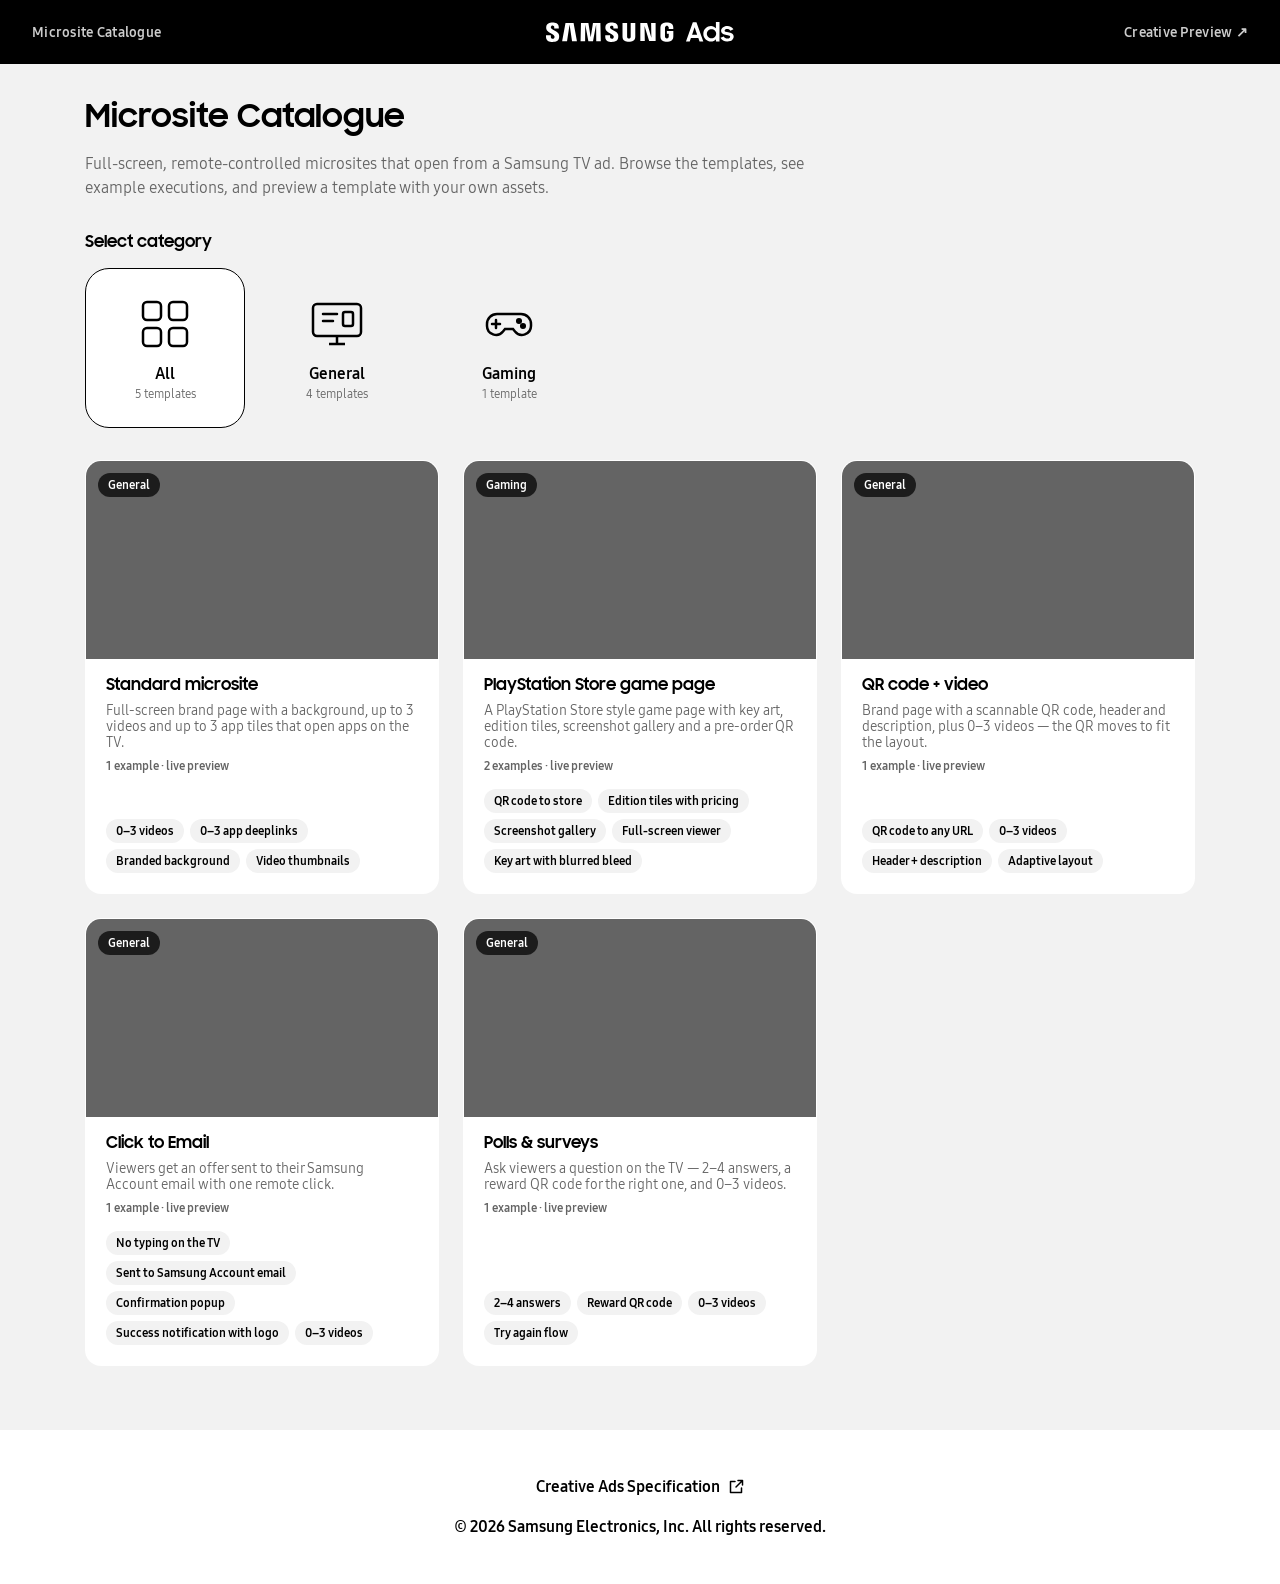
<file: index.html>
<!DOCTYPE html>
<html lang="en">
<head>
<meta charset="UTF-8">
<meta name="viewport" content="width=1200">
<title>Microsite Catalogue — Samsung Ads</title>
<link rel="icon" href="assets/brand/favicon.ico">
<link rel="stylesheet" href="css/tokens.css?v=8">
<link rel="stylesheet" href="css/app.css?v=8">
</head>
<body>
<header id="site-header"></header>

<main class="content">
    <div class="section">
        <h1 class="h1">Microsite Catalogue</h1>
        <p class="body muted" style="margin:0;max-width:760px">
            Full-screen, remote-controlled microsites that open from a Samsung TV ad.
            Browse the templates, see example executions, and preview a template with your own assets.
        </p>
    </div>

    <div class="section">
        <h2 class="h3">Select category</h2>
        <div class="type-tiles" id="category-tiles"></div>
    </div>

    <div class="card-grid" id="card-grid"></div>
</main>

<footer id="site-footer"></footer>

<script type="module" src="js/catalogue.js?v=8"></script>
</body>
</html>
</file>
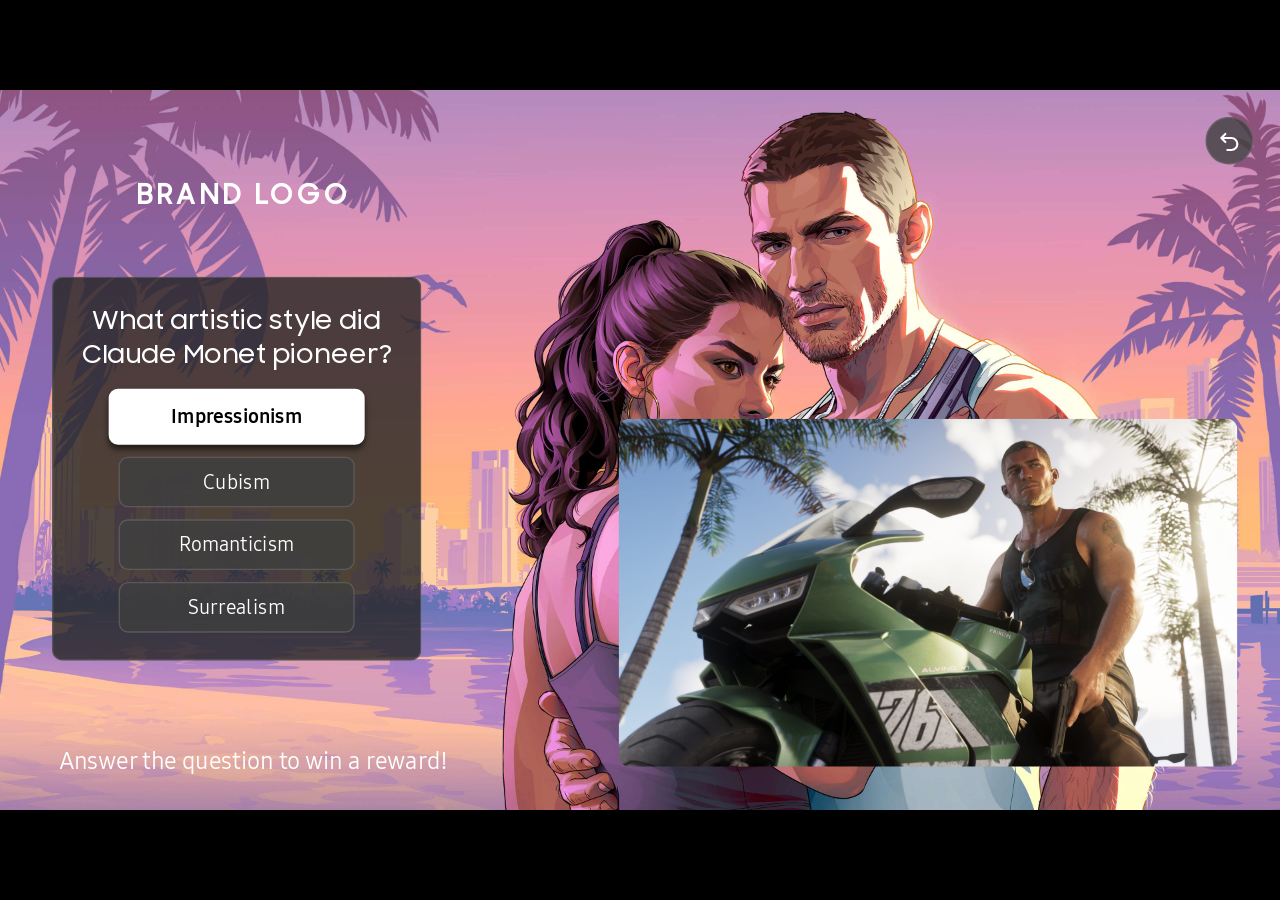
<file: templates/polls-surveys/examples/default/index.html>
<!DOCTYPE html>
<html lang="en">
<head>
<meta charset="utf-8">
<meta name="viewport" content="width=1920, height=1080, initial-scale=1">
<title>Poll microsite</title>
<style>
    /* Polls & surveys microsite: background, logo, a question with 2-4
       answers, a result state (correct → QR code to a reward, wrong → "Try
       again"), a footer line and 0-3 videos. Based on the wireframes in
       input/polls_and_surveys/variant{1,2}.svg; the video variants follow
       the QR / click-to-email templates:
         0 videos    poll panel on the left, nothing on the right
         1 video     poll panel left, large video right (as in the Figma)
         2-3 videos  video + thumbnails left, logo + poll panel right
       Authored on a fixed 1920x1080 #stage scaled by scaleStage().

       URL params (so the catalogue can drive it):
         videos=0..3       number of videos (default 1)
         answers=2..4      number of answers (default 4)
         state=question|correct|wrong   screen to open on (default question)
         target_url=<url>  QR destination on the correct answer */
    @font-face { font-family: SamsungOne; src: url(../../../../assets/fonts/SamsungOne-400v11.woff2) format("woff2"); font-weight: 400; }
    @font-face { font-family: SamsungOne; src: url(../../../../assets/fonts/SamsungOne-700v11.woff2) format("woff2"); font-weight: 700; }
    @font-face { font-family: SamsungSharpSans; src: url(../../../../assets/fonts/SamsungSharpSans-500.woff2) format("woff2"); font-weight: 500; }

    html, body {
        margin: 0;
        padding: 0;
        width: 100%;
        height: 100%;
        background: #000;
        overflow: hidden;
        font-family: SamsungOne, Arial, Helvetica, sans-serif;
        -webkit-font-smoothing: antialiased;
    }

    #stage {
        position: absolute;
        left: 0;
        top: 0;
        width: 1920px;
        height: 1080px;
        overflow: hidden;
        background: #646464;
        color: #fff;
        transform-origin: top left;
    }

    #background { position: absolute; inset: 0; width: 100%; height: 100%; object-fit: cover; }

    /* ===== Logo 1120x400, shown 490x175 ===== */
    #logo {
        position: absolute;
        left: 120px;
        top: 70px;
        width: 490px;
        height: 175px;
        display: flex;
        align-items: center;
        justify-content: center;
        font: 700 40px/1 SamsungSharpSans, SamsungOne, sans-serif;
        letter-spacing: 6px;
        color: #fff;
    }
    #logo img { max-width: 100%; max-height: 100%; object-fit: contain; display: block; }

    /* ===== Poll panel (glass card) ===== */
    #pollPanel {
        position: absolute;
        left: 78px;
        top: 280px;
        width: 554px;
        box-sizing: border-box;
        padding: 40px 40px 40px;
        border-radius: 16px;
        background: rgba(40, 40, 40, 0.82);
        border: 2px solid rgba(130, 130, 130, 0.35);
        display: flex;
        flex-direction: column;
        align-items: center;
        gap: 18px;
        text-align: center;
    }
    #question {
        font: 500 38px/50px SamsungSharpSans, SamsungOne, sans-serif;
        color: #fff;
        margin-bottom: 8px;
    }
    .answer {
        width: 354px;
        height: 76px;
        box-sizing: border-box;
        border-radius: 14px;
        background: rgba(63, 63, 63, 0.8);
        border: 2px solid rgba(130, 130, 130, 0.4);
        display: flex;
        align-items: center;
        justify-content: center;
        font: 400 30px/1 SamsungOne, sans-serif;
        color: #fff;
        transition: transform 0.15s, background 0.15s;
    }
    .answer.is-focused {
        width: 384px;
        height: 84px;
        background: #fff;
        border-color: #fff;
        color: #000;
        font-weight: 700;
        box-shadow: 0 7px 9px rgba(0, 0, 0, 0.6);
    }

    #pollQuestion { display: contents; }

    /* result states */
    .result { display: none; flex-direction: column; align-items: center; gap: 14px; }
    #stage.state-correct #pollQuestion, #stage.state-wrong #pollQuestion { display: none; }
    #stage.state-correct #resultCorrect, #stage.state-wrong #resultWrong { display: flex; }
    .result-answer { font: 500 44px/56px SamsungSharpSans, SamsungOne, sans-serif; }
    .result-verdict { font: 400 18px/22px SamsungOne, sans-serif; letter-spacing: 3px; text-transform: uppercase; color: rgba(255, 255, 255, 0.55); }
    #rewardText { font: 500 32px/44px SamsungSharpSans, SamsungOne, sans-serif; margin-top: 14px; }
    #qrCard { width: 200px; height: 200px; border-radius: 16px; background: #fff; padding: 10px; box-sizing: border-box; }
    #qrCode, #qrCode canvas { width: 100%; height: 100%; display: block; }
    #resultLegal { font: 400 14px/20px SamsungOne, sans-serif; color: rgba(255, 255, 255, 0.45); max-width: 440px; margin-top: 8px; }
    #tryAgainBtn {
        margin-top: 20px;
        width: 384px;
        height: 84px;
        border-radius: 14px;
        background: #fff;
        color: #000;
        display: flex;
        align-items: center;
        justify-content: center;
        font: 700 32px/1 SamsungOne, sans-serif;
        box-shadow: 0 7px 9px rgba(0, 0, 0, 0.6);
    }

    #footerText {
        position: absolute;
        left: 88px;
        top: 984px;
        width: 760px;
        font: 400 36px/48px SamsungOne, sans-serif;
        color: #fff;
    }

    /* ===== Video + thumbnails ===== */
    #videoArea {
        position: absolute;
        border-radius: 16px;
        overflow: hidden;
        background: #dadada;
        display: none;
    }
    #videoArea img { width: 100%; height: 100%; object-fit: cover; display: block; }
    #videoArea.is-focused { box-shadow: 0 0 0 6px #fff; }
    #thumbRail { position: absolute; display: none; justify-content: center; gap: 32px; }
    .thumb { position: relative; width: 240px; height: 135px; border-radius: 12px; overflow: hidden; background: #dadada; transition: transform .15s, box-shadow .15s; }
    .thumb img { width: 100%; height: 100%; object-fit: cover; display: block; }
    .thumb .now-playing { display: none; position: absolute; left: 10px; bottom: 10px; padding: 4px 10px; border-radius: 4px; background: rgba(0,0,0,.75); font-size: 16px; }
    .thumb.is-playing .now-playing { display: block; }
    .thumb.is-focused { box-shadow: 0 0 0 4px #fff; transform: scale(1.1); z-index: 2; }

    /* 1 video: large video right (928x522 at 928,493 — from the Figma) */
    #stage.layout-single #videoArea { display: block; left: 928px; top: 493px; width: 928px; height: 522px; }

    /* 2-3 videos: video + thumbnails left, logo + poll right */
    #stage.layout-multi #videoArea { display: block; left: 88px; top: 88px; width: 1008px; height: 567px; }
    #stage.layout-multi #thumbRail { display: flex; left: 88px; top: 687px; width: 1008px; height: 135px; }
    #stage.layout-multi #logo { left: auto; right: 120px; top: 60px; width: 420px; height: 150px; }
    #stage.layout-multi #pollPanel { left: auto; right: 88px; top: 250px; }
    #stage.layout-multi #footerText { top: 900px; width: 1008px; }

    #backButton {
        position: absolute;
        right: 40px;
        top: 40px;
        width: 72px;
        height: 72px;
        border-radius: 50%;
        background: rgba(63, 63, 63, 0.8);
        border: 2px solid rgba(130, 130, 130, 0.4);
        box-sizing: border-box;
        display: flex;
        align-items: center;
        justify-content: center;
    }
    #backButton.is-focused { background: #fff; }
    #backButton.is-focused path { stroke: #000; }
    #stage.layout-multi #backButton { right: 40px; }

    #toast {
        position: absolute;
        left: 50%;
        top: 40px;
        transform: translateX(-50%);
        padding: 14px 28px;
        border-radius: 28px;
        background: rgba(0, 0, 0, 0.8);
        font-size: 22px;
        opacity: 0;
        transition: opacity 0.3s;
    }
    #toast.show { opacity: 1; }
</style>
</head>
<body>
<div id="stage">
    <img id="background" src="assets/background.jpg" alt="">

    <div id="logo">BRAND LOGO</div>

    <div id="pollPanel">
        <div id="pollQuestion">
            <div id="question">What artistic style did Claude Monet pioneer?</div>
            <div class="answer" id="answer1">Impressionism</div>
            <div class="answer" id="answer2">Cubism</div>
            <div class="answer" id="answer3">Romanticism</div>
            <div class="answer" id="answer4">Surrealism</div>
        </div>
        <div class="result" id="resultCorrect">
            <div class="result-answer" id="correctAnswerText"></div>
            <div class="result-verdict" id="correctVerdict">Correct</div>
            <div id="rewardText">Scan and get a discount!</div>
            <div id="qrCard"><div id="qrCode"></div></div>
            <div id="resultLegal">The contents of this ad and the QR code are not affiliated with Samsung, or in anyway reflect the views of Samsung. Please refer to the advertiser's website for more information.</div>
        </div>
        <div class="result" id="resultWrong">
            <div class="result-answer" id="wrongAnswerText"></div>
            <div class="result-verdict" id="wrongVerdict">Sorry, not really!</div>
            <div id="tryAgainBtn">Try again</div>
        </div>
    </div>

    <div id="footerText">Answer the question to win a reward!</div>

    <div id="videoArea"><img id="videoPlayer" src="" alt=""></div>
    <div id="thumbRail"></div>

    <div id="backButton" aria-label="Back">
        <svg width="36" height="36" viewBox="0 0 36 36" fill="none"><path d="M12 8 6 14l6 6M6 14h15a9 9 0 0 1 0 18h-6" stroke="#fff" stroke-width="3.2" stroke-linecap="round" stroke-linejoin="round"/></svg>
    </div>

    <div id="toast"></div>
</div>

<script src="lib/qrcode.js"></script>
<script>
/**
 * Samsung TV Microsite — Polls & surveys template.
 * Target: Tizen (Chromium M130). Shared microsite contract: Tizen key codes,
 * window.$SAMSUNG hooks, registerKey/close postMessages. Videos are
 * represented by still images in the catalogue preview.
 */
(function () {
    'use strict';

    window.$SAMSUNG = window.$SAMSUNG || {};

    var KeyCodes = {
        ENTER: [13, 29443],
        RETURN: [10009, 88],   // 88 = X key, desktop testing
        EXIT: [10182, 45],
        LEFT: [37],
        RIGHT: [39],
        UP: [38, 29460],
        DOWN: [40, 29461]
    };

    var isTizen = /tizen/i.test(navigator.userAgent.toLowerCase());

    // Index of the correct answer (0-based). A real campaign would set this
    // in its config; any other answer shows the "Try again" result.
    var CORRECT_INDEX = 0;
    var VIDEOS = ['assets/video-1.jpg', 'assets/video-2.jpg', 'assets/video-3.jpg'];

    var params = new URLSearchParams(window.location.search);
    function intParam(name, def, min, max) {
        var n = parseInt(params.get(name), 10);
        if (isNaN(n)) { n = def; }
        return Math.max(min, Math.min(max, n));
    }
    var videoCount = intParam('videos', 1, 0, 3);
    var answerCount = intParam('answers', 4, 2, 4);
    var targetUrl = params.get('target_url') || params.get('qr_url') || 'https://www.samsung.com';

    function $(id) { return document.getElementById(id); }
    var stage = $('stage');

    stage.classList.add(videoCount === 0 ? 'layout-none' : videoCount === 1 ? 'layout-single' : 'layout-multi');

    // Answers beyond the configured count are removed (not just hidden), so
    // layout and focus only ever see the visible ones.
    var answers = [];
    for (var a = 1; a <= 4; a++) {
        var el = $('answer' + a);
        if (a <= answerCount) { answers.push(el); } else { el.parentNode.removeChild(el); }
    }

    var thumbs = [];
    var playingIndex = 0;
    for (var v = 0; v < videoCount && videoCount > 1; v++) {
        var t = document.createElement('div');
        t.className = 'thumb';
        t.id = 'thumb' + (v + 1);
        t.innerHTML = '<img src="' + VIDEOS[v] + '" alt=""><span class="now-playing">Now playing</span>';
        $('thumbRail').appendChild(t);
        thumbs.push(t);
    }
    // With a single video there is no rail; keep a hidden thumb so the
    // player still mirrors a replaceable image (catalogue upload).
    if (videoCount === 1) {
        var only = document.createElement('div');
        only.className = 'thumb';
        only.id = 'thumb1';
        only.innerHTML = '<img src="' + VIDEOS[0] + '" alt="">';
        $('thumbRail').appendChild(only);
        thumbs.push(only);
    }

    function thumbImg(i) {
        var img = thumbs[i] && thumbs[i].querySelector('img');
        return img ? img.getAttribute('src') : '';
    }
    function playVideo(i) {
        if (!videoCount) { return; }
        playingIndex = i;
        $('videoPlayer').src = thumbImg(i);
        for (var j = 0; j < thumbs.length; j++) { thumbs[j].classList.toggle('is-playing', j === i); }
    }
    if (window.MutationObserver && thumbs.length) {
        new MutationObserver(function () {
            var src = thumbImg(playingIndex);
            if ($('videoPlayer').getAttribute('src') !== src) { $('videoPlayer').src = src; }
        }).observe($('thumbRail'), { subtree: true, attributes: true, attributeFilter: ['src'] });
    }

    function renderQr() {
        try {
            var q = qrcode(0, 'M');
            q.addData(targetUrl);
            q.make();
            var m = q.getModuleCount();
            var s = 8;
            var c = document.createElement('canvas');
            c.width = m * s;
            c.height = m * s;
            var ctx = c.getContext('2d');
            for (var y = 0; y < m; y++) {
                for (var x = 0; x < m; x++) {
                    ctx.fillStyle = q.isDark(y, x) ? '#000' : '#fff';
                    ctx.fillRect(x * s, y * s, s, s);
                }
            }
            $('qrCode').innerHTML = '';
            $('qrCode').appendChild(c);
        } catch (e) { /* leave the white card empty */ }
    }

    // ── State + focus ───────────────────────────────────────────────────
    // state: 'question' | 'correct' | 'wrong'. Focus rows depend on the
    // layout: the poll column (answers / try-again) and, with videos, the
    // video row and thumbnails; LEFT/RIGHT crosses between them.
    var state = 'question';
    var zone = 'poll';       // 'poll' | 'video' | 'thumbs' | 'back'
    var answerIndex = 0;
    var thumbIndex = 0;

    function setState(s) {
        state = s;
        stage.classList.remove('state-question', 'state-correct', 'state-wrong');
        stage.classList.add('state-' + s);
        if (s === 'question') { answerIndex = 0; }
        zone = 'poll';
        render();
    }

    function render() {
        answers.forEach(function (el, i) {
            el.classList.toggle('is-focused', state === 'question' && zone === 'poll' && i === answerIndex);
        });
        $('videoArea').classList.toggle('is-focused', zone === 'video');
        thumbs.forEach(function (el, i) { el.classList.toggle('is-focused', zone === 'thumbs' && i === thumbIndex); });
        $('backButton').classList.toggle('is-focused', zone === 'back');
    }

    // The poll sits on the left with 0-1 videos and on the right with 2-3.
    var pollOnRight = videoCount > 1;

    function move(dx, dy) {
        if (zone === 'poll') {
            if (dy && state === 'question') {
                var next = answerIndex + dy;
                if (next < 0) { zone = 'back'; }
                else { answerIndex = Math.min(answers.length - 1, next); }
            } else if (dy < 0) {
                zone = 'back';
            } else if (dx && videoCount && (pollOnRight ? dx < 0 : dx > 0)) {
                zone = 'video';
            }
        } else if (zone === 'video') {
            if (dy > 0 && thumbs.length > 1) { zone = 'thumbs'; thumbIndex = playingIndex; }
            else if (dy < 0) { zone = 'back'; }
            else if (dx && (pollOnRight ? dx > 0 : dx < 0)) { zone = 'poll'; }
        } else if (zone === 'thumbs') {
            if (dy < 0) { zone = 'video'; }
            else if (dx) {
                var n = thumbIndex + dx;
                if (n >= thumbs.length && pollOnRight) { zone = 'poll'; }
                else { thumbIndex = Math.max(0, Math.min(thumbs.length - 1, n)); }
            }
        } else if (zone === 'back') {
            if (dy > 0) { zone = 'poll'; }
        }
        render();
    }

    function showToast(text) {
        $('toast').textContent = text;
        $('toast').classList.add('show');
        clearTimeout(showToast.timer);
        showToast.timer = setTimeout(function () { $('toast').classList.remove('show'); }, 2500);
    }

    function closeMicrosite(exitRoute) {
        if (isTizen) {
            setTimeout(function () { window.parent.postMessage('{"close":""}', '*'); }, 1000);
        } else {
            showToast('Closing microsite (' + exitRoute + ')');
        }
    }

    function activate() {
        if (zone === 'back') { closeMicrosite('pageExitButton'); return; }
        if (zone === 'video') { showToast('▶ Play / pause'); return; }
        if (zone === 'thumbs') { playVideo(thumbIndex); return; }
        if (state === 'question') {
            var picked = answers[answerIndex].textContent;
            if (answerIndex === CORRECT_INDEX) {
                $('correctAnswerText').textContent = picked;
                setState('correct');
            } else {
                $('wrongAnswerText').textContent = picked;
                setState('wrong');
            }
        } else if (state === 'wrong') {
            setState('question');
        }
    }

    function onKeyDown(event) {
        var k = event.keyCode;
        if (KeyCodes.EXIT.indexOf(k) >= 0) { closeMicrosite('remoteExitButton'); return; }
        if (KeyCodes.RETURN.indexOf(k) >= 0) {
            if (state !== 'question') { setState('question'); return; }
            closeMicrosite('remoteReturnButton');
            return;
        }
        if (KeyCodes.ENTER.indexOf(k) >= 0) { activate(); return; }
        if (KeyCodes.LEFT.indexOf(k) >= 0) { move(-1, 0); }
        else if (KeyCodes.RIGHT.indexOf(k) >= 0) { move(1, 0); }
        else if (KeyCodes.UP.indexOf(k) >= 0) { move(0, -1); }
        else if (KeyCodes.DOWN.indexOf(k) >= 0) { move(0, 1); }
        else { return; }
        if (event.preventDefault) { event.preventDefault(); }
    }

    var STAGE_W = 1920;
    var STAGE_H = 1080;
    function scaleStage() {
        var scale = Math.min(window.innerWidth / STAGE_W, window.innerHeight / STAGE_H);
        stage.style.transform = 'scale(' + scale + ')';
        stage.style.left = ((window.innerWidth - STAGE_W * scale) / 2) + 'px';
        stage.style.top = ((window.innerHeight - STAGE_H * scale) / 2) + 'px';
    }
    window.addEventListener('resize', scaleStage);
    scaleStage();

    function onLoad() {
        renderQr();
        playVideo(0);
        setState('question');
        // ?state=correct|wrong opens a result screen directly (catalogue preview)
        var startState = params.get('state');
        if (startState === 'correct' || startState === 'wrong') { window.$SAMSUNG.showState(startState); }
        if (isTizen) {
            setTimeout(function () { window.parent.postMessage('{"registerKey":"Return"}', '*'); }, 2000);
        }
    }

    window.$SAMSUNG.onLoad = onLoad;
    window.$SAMSUNG.onKeyDown = onKeyDown;
    window.$SAMSUNG.closeMicrosite = closeMicrosite;
    // Lets the catalogue show a result state directly: 'question' | 'correct' | 'wrong'
    window.$SAMSUNG.showState = function (s) {
        if (s === 'correct') { $('correctAnswerText').textContent = answers[CORRECT_INDEX].textContent; }
        if (s === 'wrong') { $('wrongAnswerText').textContent = answers[answers.length > 1 ? 1 : 0].textContent; }
        setState(s);
    };

    document.addEventListener('keydown', onKeyDown);

    if (document.readyState === 'complete' || document.readyState === 'interactive') {
        onLoad();
    } else {
        document.addEventListener('DOMContentLoaded', onLoad);
    }
})();
</script>
</body>
</html>
</file>
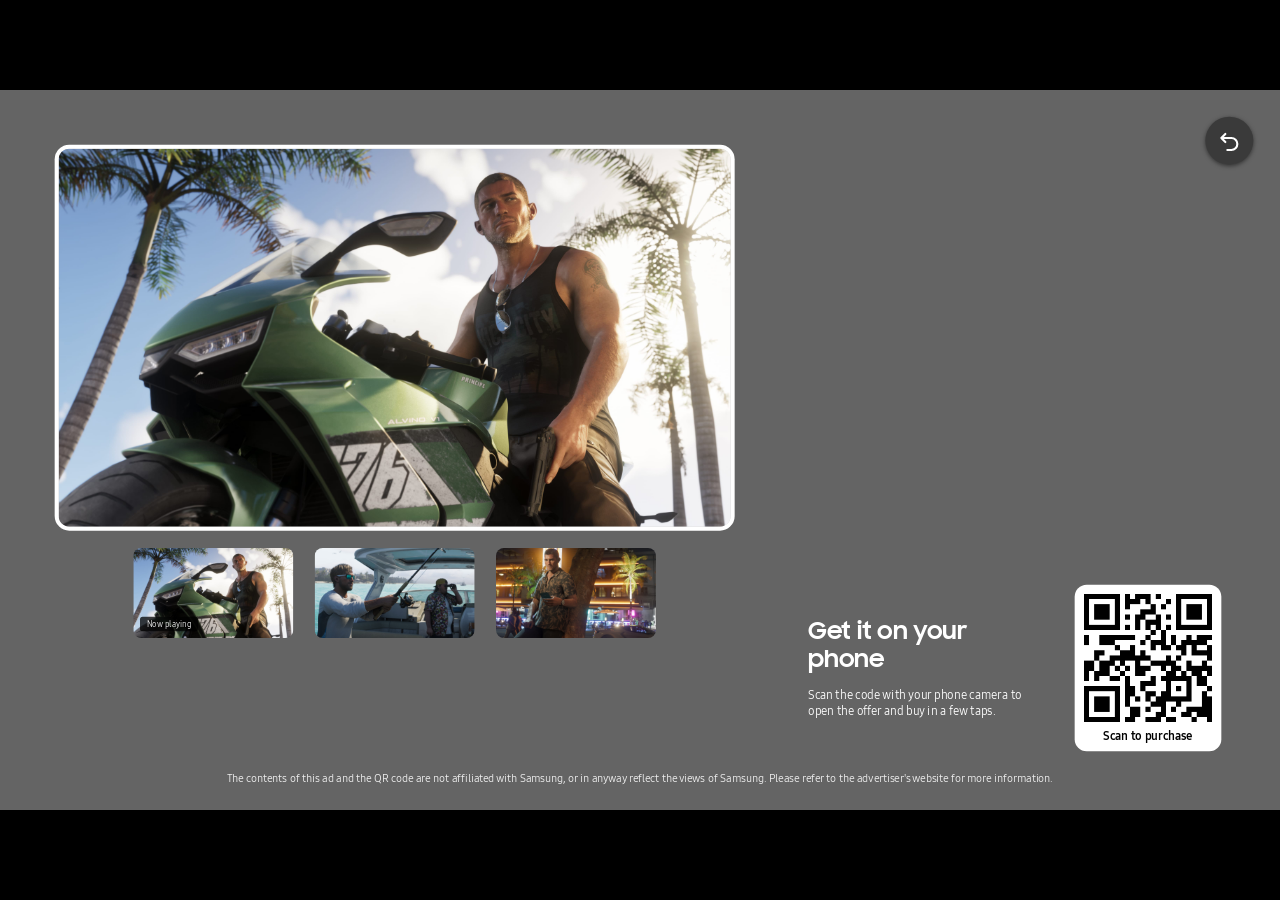
<file: templates/qr-video/examples/default/index.html>
<!DOCTYPE html>
<html lang="en">
<head>
<meta charset="utf-8">
<meta name="viewport" content="width=1920, height=1080, initial-scale=1">
<title>QR microsite</title>
<style>
    /* QR microsite: background + 0-3 videos + QR code with header,
       description and action text. Layouts from
       input/qr_microsite/qr_layouts.svg — the QR block moves with the
       number of videos:
         2-3 videos  QR bottom-right, header/description to its left
         1 video     QR bottom-left under the video, text to its right
         0 videos    larger QR mid-left, text to its right
       Authored on a fixed 1920x1080 #stage scaled by scaleStage().

       URL params (so the catalogue can drive it):
         videos=0..3        number of videos (default 3)
         target_url=<url>   QR destination (default https://www.samsung.com)
       Replaces the rtb-trader generated build (kept in input/qr_microsite/)
       with a self-contained page following the same conventions. */
    @font-face { font-family: SamsungOne; src: url(../../../../assets/fonts/SamsungOne-400v11.woff2) format("woff2"); font-weight: 400; }
    @font-face { font-family: SamsungOne; src: url(../../../../assets/fonts/SamsungOne-700v11.woff2) format("woff2"); font-weight: 700; }
    @font-face { font-family: SamsungSharpSans; src: url(../../../../assets/fonts/SamsungSharpSans-700.woff2) format("woff2"); font-weight: 700; }

    html, body {
        margin: 0;
        padding: 0;
        width: 100%;
        height: 100%;
        background: #000;
        overflow: hidden;
        font-family: SamsungOne, Arial, Helvetica, sans-serif;
        -webkit-font-smoothing: antialiased;
    }

    #stage {
        position: absolute;
        left: 0;
        top: 0;
        width: 1920px;
        height: 1080px;
        overflow: hidden;
        background: #646464;
        color: #fff;
        transform-origin: top left;
    }

    #background { position: absolute; inset: 0; width: 100%; height: 100%; object-fit: cover; }

    /* ===== Video 1008x567 at 88,88 ===== */
    #videoArea {
        position: absolute;
        left: 88px;
        top: 88px;
        width: 1008px;
        height: 567px;
        border-radius: 16px;
        overflow: hidden;
        background: #dadada;
    }
    #videoArea img { width: 100%; height: 100%; object-fit: cover; display: block; }
    #videoArea.is-focused { box-shadow: 0 0 0 6px #fff; }

    /* ===== Thumbnails 240x135 (focus x1.1) ===== */
    #thumbRail {
        position: absolute;
        left: 88px;
        top: 687px;
        width: 1008px;
        height: 135px;
        display: flex;
        justify-content: center;
        gap: 32px;
    }
    .thumb {
        position: relative;
        width: 240px;
        height: 135px;
        border-radius: 12px;
        overflow: hidden;
        background: #dadada;
        transition: transform 0.15s ease, box-shadow 0.15s ease;
    }
    .thumb img { width: 100%; height: 100%; object-fit: cover; display: block; }
    .thumb .now-playing {
        display: none;
        position: absolute;
        left: 10px;
        bottom: 10px;
        padding: 4px 10px;
        border-radius: 4px;
        background: rgba(0, 0, 0, 0.75);
        font-size: 12px;
    }
    .thumb.is-playing .now-playing { display: block; }
    .thumb.is-focused { box-shadow: 0 0 0 4px #fff; transform: scale(1.1); z-index: 2; }

    /* ===== QR block: card (QR + action text) and copy ===== */
    #qrBlock { position: absolute; display: flex; align-items: center; gap: 48px; }
    #qrCard {
        flex-shrink: 0;
        background: #fff;
        border-radius: 18px;
        display: flex;
        flex-direction: column;
        align-items: center;
        box-sizing: border-box;
        padding: 14px 14px 0;
    }
    #qrCode canvas { display: block; width: 100%; height: 100%; }
    #qrAction { color: #000; font-weight: 700; text-align: center; }
    #qrCopy { display: flex; flex-direction: column; gap: 20px; }
    #qrHeader { font-family: SamsungSharpSans, SamsungOne, Arial, sans-serif; font-weight: 700; line-height: 1.2; }
    #qrDescription { line-height: 1.4; }

    /* 2-3 videos: QR bottom-right (card 220x246 at 1612,742), copy to its left */
    #stage.layout-multi #qrBlock { right: 88px; top: 742px; flex-direction: row-reverse; }
    #stage.layout-multi #qrCode { width: 192px; height: 192px; }
    #stage.layout-multi #qrAction { font-size: 18px; padding: 10px 0 12px; }
    #stage.layout-multi #qrHeader { font-size: 36px; width: 330px; }
    #stage.layout-multi #qrDescription { font-size: 18px; width: 352px; }

    /* 1 video: QR under the video, bottom-left, copy to its right */
    #stage.layout-single #qrBlock { left: 88px; top: 718px; }
    #stage.layout-single #qrCode { width: 192px; height: 192px; }
    #stage.layout-single #qrAction { font-size: 18px; padding: 10px 0 12px; }
    #stage.layout-single #qrHeader { font-size: 36px; max-width: 700px; }
    #stage.layout-single #qrDescription { font-size: 18px; max-width: 700px; }

    /* 0 videos: bigger QR mid-left, copy to its right */
    #stage.layout-none #qrBlock { left: 144px; top: 582px; }
    #stage.layout-none #qrCode { width: 280px; height: 280px; }
    #stage.layout-none #qrAction { font-size: 24px; padding: 12px 0 18px; }
    #stage.layout-none #qrHeader { font-size: 40px; width: 460px; }
    #stage.layout-none #qrDescription { font-size: 20px; width: 460px; }

    #legalDisclaimer {
        position: absolute;
        left: 64px;
        right: 64px;
        top: 1023px;
        text-align: center;
        font-size: 16px;
        color: rgba(255, 255, 255, 0.9);
    }

    #backButton {
        position: absolute;
        right: 40px;
        top: 40px;
        width: 72px;
        height: 72px;
        border-radius: 50%;
        background: #3a3a3a;
        box-shadow: 0 2px 6px rgba(0, 0, 0, 0.5);
        display: flex;
        align-items: center;
        justify-content: center;
    }
    #backButton.is-focused { background: #fff; }
    #backButton.is-focused path { stroke: #000; }

    #toast {
        position: absolute;
        left: 50%;
        top: 40px;
        transform: translateX(-50%);
        padding: 14px 28px;
        border-radius: 28px;
        background: rgba(0, 0, 0, 0.8);
        font-size: 22px;
        opacity: 0;
        transition: opacity 0.3s;
    }
    #toast.show { opacity: 1; }
</style>
</head>
<body>
<div id="stage">
    <img id="background" src="assets/background.jpg" alt="">

    <div id="videoArea">
        <img id="videoPlayer" src="" alt="">
    </div>
    <div id="thumbRail"></div>

    <div id="qrBlock">
        <div id="qrCard">
            <div id="qrCode"></div>
            <div id="qrAction">Scan to purchase</div>
        </div>
        <div id="qrCopy">
            <div id="qrHeader">Get it on your phone</div>
            <div id="qrDescription">Scan the code with your phone camera to open the offer and buy in a few taps.</div>
        </div>
    </div>

    <div id="legalDisclaimer">The contents of this ad and the QR code are not affiliated with Samsung, or in anyway reflect the views of Samsung. Please refer to the advertiser's website for more information.</div>

    <div id="backButton" aria-label="Back">
        <svg width="36" height="36" viewBox="0 0 36 36" fill="none"><path d="M12 8 6 14l6 6M6 14h15a9 9 0 0 1 0 18h-6" stroke="#fff" stroke-width="3.2" stroke-linecap="round" stroke-linejoin="round"/></svg>
    </div>

    <div id="toast"></div>
</div>

<script src="lib/qrcode.js"></script>
<script>
/**
 * Samsung TV Microsite — QR template (background, 0-3 videos, QR + copy).
 * Target: Tizen (Chromium M130). Shared microsite contract: Tizen key codes,
 * window.$SAMSUNG hooks, registerKey/close postMessages. Videos are
 * represented by still images in the catalogue preview.
 */
(function () {
    'use strict';

    window.$SAMSUNG = window.$SAMSUNG || {};

    var KeyCodes = {
        ENTER: [13, 29443],
        RETURN: [10009, 88],   // 88 = X key, desktop testing
        EXIT: [10182, 45],
        LEFT: [37],
        RIGHT: [39],
        UP: [38, 29460],
        DOWN: [40, 29461]
    };

    var isTizen = /tizen/i.test(navigator.userAgent.toLowerCase());

    var VIDEOS = [
        { title: 'Video 1', posterUrl: 'assets/video-placeholder.jpg' },
        { title: 'Video 2', posterUrl: 'assets/video-2.jpg' },
        { title: 'Video 3', posterUrl: 'assets/video-3.jpg' }
    ];

    var params = new URLSearchParams(window.location.search);
    var videoCount = parseInt(params.get('videos'), 10);
    if (isNaN(videoCount)) { videoCount = 3; }
    videoCount = Math.max(0, Math.min(3, videoCount));
    var videos = VIDEOS.slice(0, videoCount);
    var targetUrl = params.get('target_url') || params.get('qr_url') || 'https://www.samsung.com';

    var stage = document.getElementById('stage');
    var videoArea = document.getElementById('videoArea');
    var videoPlayer = document.getElementById('videoPlayer');
    var thumbRail = document.getElementById('thumbRail');
    var backButton = document.getElementById('backButton');
    var toast = document.getElementById('toast');

    stage.classList.add(videoCount === 0 ? 'layout-none' : videoCount === 1 ? 'layout-single' : 'layout-multi');
    if (!videoCount) { videoArea.style.display = 'none'; }
    if (videoCount < 2) { thumbRail.style.display = 'none'; }

    var thumbs = [];
    videos.forEach(function (v, i) {
        var t = document.createElement('div');
        t.className = 'thumb';
        t.id = 'thumb' + (i + 1);
        t.innerHTML = '<img src="' + v.posterUrl + '" alt=""><span class="now-playing">Now playing</span>';
        thumbRail.appendChild(t);
        thumbs.push(t);
    });

    var playingIndex = 0;
    // The player shows the playing thumbnail's image, so a replaced
    // thumbnail (catalogue upload) also replaces the "video".
    function playerImageFor(i) {
        var img = thumbs[i] && thumbs[i].querySelector('img');
        return (img && img.getAttribute('src')) || '';
    }
    function playVideo(i) {
        if (!videos.length) { return; }
        playingIndex = i;
        videoPlayer.src = playerImageFor(i);
        thumbs.forEach(function (t, j) { t.classList.toggle('is-playing', j === i); });
    }
    if (window.MutationObserver && thumbs.length) {
        new MutationObserver(function () {
            var src = playerImageFor(playingIndex);
            if (videoPlayer.getAttribute('src') !== src) { videoPlayer.src = src; }
        }).observe(thumbRail, { subtree: true, attributes: true, attributeFilter: ['src'] });
    }

    function renderQr() {
        var box = document.getElementById('qrCode');
        try {
            var q = qrcode(0, 'M');
            q.addData(targetUrl);
            q.make();
            var m = q.getModuleCount();
            var s = 8;
            var c = document.createElement('canvas');
            c.width = m * s;
            c.height = m * s;
            var ctx = c.getContext('2d');
            for (var y = 0; y < m; y++) {
                for (var x = 0; x < m; x++) {
                    ctx.fillStyle = q.isDark(y, x) ? '#000' : '#fff';
                    ctx.fillRect(x * s, y * s, s, s);
                }
            }
            box.innerHTML = '';
            box.appendChild(c);
        } catch (e) { /* leave the white card empty */ }
    }

    // ── Focus: back button, video, thumbnails (QR is not focusable) ────
    var rows = [{ name: 'back', items: [backButton] }];
    if (videos.length) { rows.push({ name: 'video', items: [videoArea] }); }
    if (thumbs.length > 1) { rows.push({ name: 'thumbs', items: thumbs }); }
    var rowIndex = Math.min(1, rows.length - 1);
    var colIndex = 0;

    function render() {
        rows.forEach(function (r, ri) {
            r.items.forEach(function (el, ci) {
                el.classList.toggle('is-focused', ri === rowIndex && ci === colIndex);
            });
        });
    }
    function moveH(d) {
        colIndex = Math.max(0, Math.min(rows[rowIndex].items.length - 1, colIndex + d));
        render();
    }
    function moveV(d) {
        var next = Math.max(0, Math.min(rows.length - 1, rowIndex + d));
        if (next === rowIndex) { return; }
        rowIndex = next;
        colIndex = rows[rowIndex].name === 'thumbs' ? playingIndex : 0;
        render();
    }

    function showToast(text) {
        toast.textContent = text;
        toast.classList.add('show');
        clearTimeout(showToast.timer);
        showToast.timer = setTimeout(function () { toast.classList.remove('show'); }, 2500);
    }

    function closeMicrosite(exitRoute) {
        if (isTizen) {
            setTimeout(function () { window.parent.postMessage('{"close":""}', '*'); }, 1000);
        } else {
            showToast('Closing microsite (' + exitRoute + ')');
        }
    }

    function activate() {
        var row = rows[rowIndex];
        if (row.name === 'back') { closeMicrosite('pageExitButton'); }
        else if (row.name === 'thumbs') { playVideo(colIndex); }
        else if (row.name === 'video') { showToast('▶ Play / pause'); }
    }

    function onKeyDown(event) {
        var k = event.keyCode;
        if (KeyCodes.EXIT.indexOf(k) >= 0) { closeMicrosite('remoteExitButton'); return; }
        if (KeyCodes.RETURN.indexOf(k) >= 0) { closeMicrosite('remoteReturnButton'); return; }
        if (KeyCodes.ENTER.indexOf(k) >= 0) { activate(); return; }
        if (KeyCodes.LEFT.indexOf(k) >= 0) { moveH(-1); }
        else if (KeyCodes.RIGHT.indexOf(k) >= 0) { moveH(1); }
        else if (KeyCodes.UP.indexOf(k) >= 0) { moveV(-1); }
        else if (KeyCodes.DOWN.indexOf(k) >= 0) { moveV(1); }
        else { return; }
        if (event.preventDefault) { event.preventDefault(); }
    }

    var STAGE_W = 1920;
    var STAGE_H = 1080;
    function scaleStage() {
        var scale = Math.min(window.innerWidth / STAGE_W, window.innerHeight / STAGE_H);
        stage.style.transform = 'scale(' + scale + ')';
        stage.style.left = ((window.innerWidth - STAGE_W * scale) / 2) + 'px';
        stage.style.top = ((window.innerHeight - STAGE_H * scale) / 2) + 'px';
    }
    window.addEventListener('resize', scaleStage);
    scaleStage();

    function onLoad() {
        renderQr();
        playVideo(0);
        render();
        if (isTizen) {
            setTimeout(function () { window.parent.postMessage('{"registerKey":"Return"}', '*'); }, 2000);
        }
    }

    window.$SAMSUNG.onLoad = onLoad;
    window.$SAMSUNG.onKeyDown = onKeyDown;
    window.$SAMSUNG.closeMicrosite = closeMicrosite;

    document.addEventListener('keydown', onKeyDown);

    if (document.readyState === 'complete' || document.readyState === 'interactive') {
        onLoad();
    } else {
        document.addEventListener('DOMContentLoaded', onLoad);
    }
})();
</script>
</body>
</html>
</file>
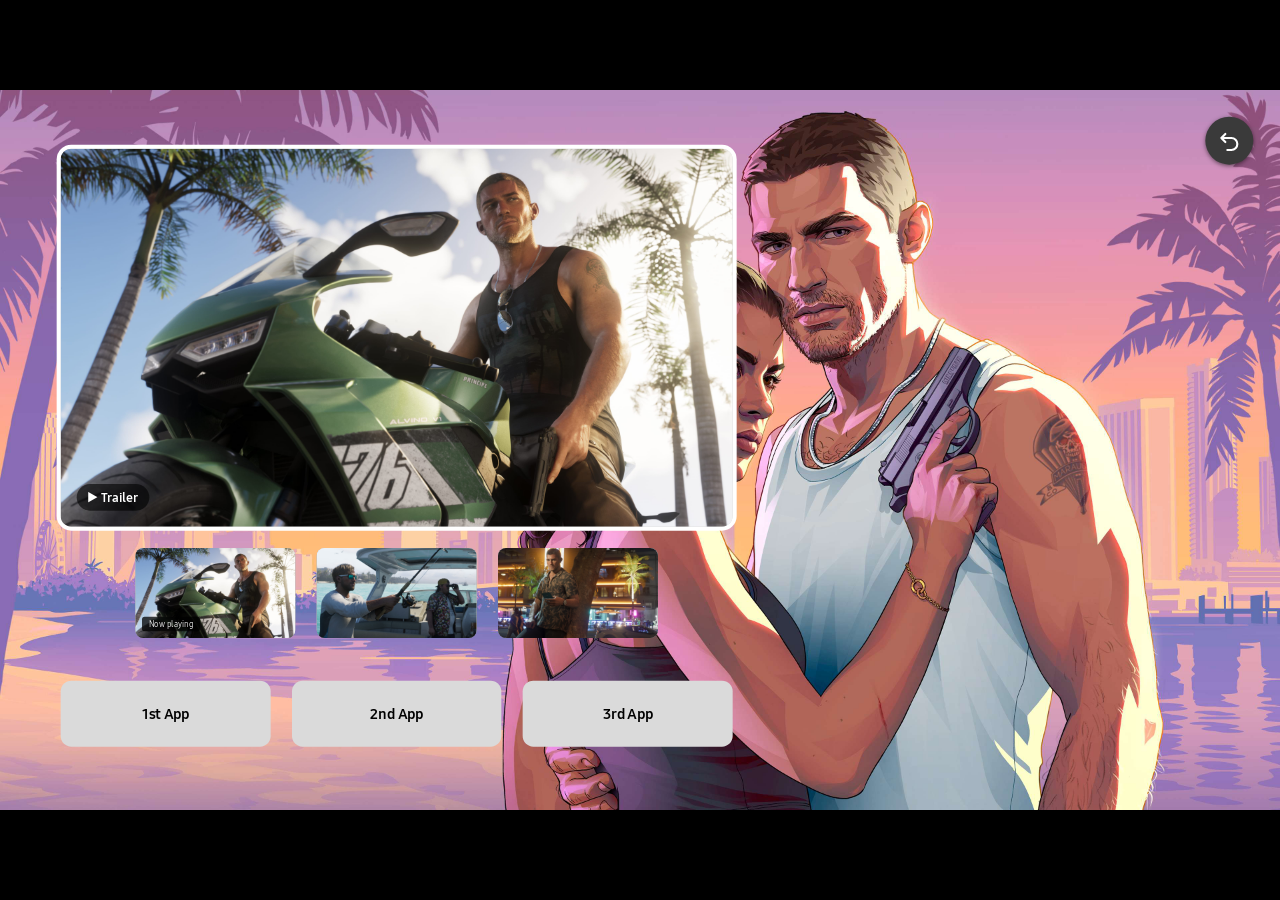
<file: templates/standard/examples/default/index.html>
<!DOCTYPE html>
<html lang="en">
<head>
<meta charset="utf-8">
<meta name="viewport" content="width=1920, height=1080, initial-scale=1">
<title>Standard microsite</title>
<style>
    /* Standard microsite: background + 0-3 videos (with thumbnails) + 0-3
       app deeplink tiles. Layout from input/standard/image.png, authored on
       a fixed 1920x1080 #stage scaled to the screen by scaleStage().

       Configuration (URL params, so the catalogue can drive it):
         videos=0..3   number of videos shown (default 3)
         apps=0..3     number of app tiles shown (default 3)
         cfg=<base64 JSON> optional content override, same shape as CONFIG below
       Production delivery would inline CONFIG instead of reading cfg. */
    @font-face { font-family: SamsungOne; src: url(../../../../assets/fonts/SamsungOne-400v11.woff2) format("woff2"); font-weight: 400; }
    @font-face { font-family: SamsungOne; src: url(../../../../assets/fonts/SamsungOne-700v11.woff2) format("woff2"); font-weight: 700; }

    html, body {
        margin: 0;
        padding: 0;
        width: 100%;
        height: 100%;
        background: #000;
        overflow: hidden;
        font-family: SamsungOne, Arial, Helvetica, sans-serif;
        -webkit-font-smoothing: antialiased;
    }

    #stage {
        position: absolute;
        left: 0;
        top: 0;
        width: 1920px;
        height: 1080px;
        overflow: hidden;
        background: #646464;
        color: #fff;
        transform-origin: top left;
    }

    /* Background 3840x2160, full bleed */
    #background {
        position: absolute;
        inset: 0;
        width: 100%;
        height: 100%;
        object-fit: cover;
    }

    /* ===== Video 1008x567 at 91,88 ===== */
    #videoArea {
        position: absolute;
        left: 91px;
        top: 88px;
        width: 1008px;
        height: 567px;
        border-radius: 16px;
        overflow: hidden;
        background: #dadada;
    }
    #videoArea img {
        width: 100%;
        height: 100%;
        object-fit: cover;
        display: block;
    }
    #videoArea .play-badge {
        position: absolute;
        left: 24px;
        bottom: 24px;
        padding: 8px 16px;
        border-radius: 20px;
        background: rgba(0, 0, 0, 0.6);
        font-size: 20px;
        font-weight: 700;
    }
    #videoArea.is-focused { box-shadow: 0 0 0 6px #fff; }

    /* ===== Video thumbnails 240x135, row under the video ===== */
    #thumbRail {
        position: absolute;
        left: 91px;
        top: 687px;
        width: 1008px;
        height: 135px;
        display: flex;
        justify-content: center;
        gap: 32px;
    }
    .thumb {
        position: relative;
        width: 240px;
        height: 135px;
        border-radius: 12px;
        overflow: hidden;
        background: #dadada;
        box-shadow: 0 3px 3px 0 rgba(238, 238, 238, 0.5) inset, 0 -3px 8px 0 rgba(35, 35, 35, 0.6) inset;
        transition: transform 0.15s ease, box-shadow 0.15s ease;
    }
    .thumb img { width: 100%; height: 100%; object-fit: cover; display: block; }
    .thumb .now-playing {
        display: none;
        position: absolute;
        left: 10px;
        bottom: 10px;
        padding: 4px 10px;
        border-radius: 4px;
        background: rgba(0, 0, 0, 0.75);
        font-size: 12px;
    }
    .thumb.is-playing .now-playing { display: block; }
    .thumb.is-focused { box-shadow: 0 0 0 4px #fff; transform: scale(1.1); z-index: 2; }

    /* ===== App tiles 350x110 (shown 315x99), bottom row ===== */
    #appRail {
        position: absolute;
        left: 91px;
        top: 886px;
        width: 1008px;
        height: 99px;
        display: flex;
        gap: 32px;
    }
    .app-tile {
        width: 315px;
        height: 99px;
        border-radius: 16px;
        overflow: hidden;
        background: #dadada;
        color: #000;
        display: flex;
        align-items: center;
        justify-content: center;
        font-size: 22px;
        font-weight: 700;
        transition: transform 0.15s ease, box-shadow 0.15s ease;
    }
    .app-tile img { width: 100%; height: 100%; object-fit: cover; display: block; }
    .app-tile.is-focused { box-shadow: 0 0 0 4px #fff; transform: scale(1.06); }

    /* With no videos the apps move up next to the background message area. */
    #stage.no-video #appRail { top: 88px; }

    /* ===== Back button 72px, top right ===== */
    #backButton {
        position: absolute;
        right: 40px;
        top: 40px;
        width: 72px;
        height: 72px;
        border-radius: 50%;
        background: #3a3a3a;
        box-shadow: 0 2px 6px rgba(0, 0, 0, 0.5);
        display: flex;
        align-items: center;
        justify-content: center;
    }
    #backButton.is-focused { background: #fff; }
    #backButton.is-focused path { stroke: #000; }

    /* App-launch toast (preview only: on a TV the ad player launches the app) */
    #toast {
        position: absolute;
        left: 50%;
        bottom: 40px;
        transform: translateX(-50%);
        padding: 14px 28px;
        border-radius: 28px;
        background: rgba(0, 0, 0, 0.8);
        font-size: 22px;
        opacity: 0;
        transition: opacity 0.3s;
    }
    #toast.show { opacity: 1; }
</style>
</head>
<body>
<div id="stage">
    <img id="background" src="assets/background.jpg" alt="">

    <div id="videoArea" data-row="video">
        <img id="videoPlayer" src="" alt="">
        <span class="play-badge" id="videoTitle"></span>
    </div>
    <div id="thumbRail"></div>
    <div id="appRail"></div>

    <div id="backButton" data-row="back" aria-label="Back">
        <svg width="36" height="36" viewBox="0 0 36 36" fill="none"><path d="M12 8 6 14l6 6M6 14h15a9 9 0 0 1 0 18h-6" stroke="#fff" stroke-width="3.2" stroke-linecap="round" stroke-linejoin="round"/></svg>
    </div>

    <div id="toast"></div>
</div>

<script>
/**
 * Samsung TV Microsite — Standard template (background, videos, app tiles).
 * Target: Tizen (Chromium M130). Follows the shared microsite contract:
 * Tizen key codes, window.$SAMSUNG hooks, registerKey/close postMessages.
 * Videos are represented by still images in the catalogue preview.
 */
(function () {
    'use strict';

    window.$SAMSUNG = window.$SAMSUNG || {};

    var KeyCodes = {
        ENTER: [13, 29443],
        RETURN: [10009, 88],   // 88 = X key, desktop testing
        EXIT: [10182, 45],
        LEFT: [37],
        RIGHT: [39],
        UP: [38, 29460],
        DOWN: [40, 29461]
    };

    var isTizen = /tizen/i.test(navigator.userAgent.toLowerCase());

    // Default content. Each video: title + still image (posterUrl stands in
    // for the mp4 in previews). Each app: name, tile image (350x110) and the
    // launchApp fields the ad player needs (appId = Samsung app bundle id,
    // appType = runtype, deeplink = in-app destination).
    var CONFIG = {
        videos: [
            { title: 'Trailer', posterUrl: 'assets/video-1.jpg', thumbUrl: 'assets/video-1.jpg' },
            { title: 'Gameplay', posterUrl: 'assets/video-2.jpg', thumbUrl: 'assets/video-2.jpg' },
            { title: 'Behind the scenes', posterUrl: 'assets/video-3.jpg', thumbUrl: 'assets/video-3.jpg' }
        ],
        apps: [
            { name: '1st App', imageUrl: '', appId: '3201907018807', appType: 'tizen', deeplink: '' },
            { name: '2nd App', imageUrl: '', appId: '3201606009684', appType: 'tizen', deeplink: '' },
            { name: '3rd App', imageUrl: '', appId: '111299001912', appType: 'tizen', deeplink: '' }
        ]
    };

    function readConfig() {
        var p = new URLSearchParams(window.location.search);
        var cfg = CONFIG;
        if (p.get('cfg')) {
            try { cfg = JSON.parse(decodeURIComponent(escape(atob(p.get('cfg'))))); } catch (e) { /* keep defaults */ }
        }
        function count(name, list) {
            var n = parseInt(p.get(name), 10);
            if (isNaN(n)) { n = list.length; }
            return Math.max(0, Math.min(3, n, list.length));
        }
        return {
            videos: cfg.videos.slice(0, count('videos', cfg.videos)),
            apps: cfg.apps.slice(0, count('apps', cfg.apps))
        };
    }

    var cfg = readConfig();
    var stage = document.getElementById('stage');
    var videoArea = document.getElementById('videoArea');
    var videoPlayer = document.getElementById('videoPlayer');
    var videoTitle = document.getElementById('videoTitle');
    var thumbRail = document.getElementById('thumbRail');
    var appRail = document.getElementById('appRail');
    var backButton = document.getElementById('backButton');
    var toast = document.getElementById('toast');

    // ── Build DOM from config ──────────────────────────────────────────
    var thumbs = [];
    var appTiles = [];
    var playingIndex = 0;

    if (!cfg.videos.length) {
        stage.classList.add('no-video');
        videoArea.style.display = 'none';
    }
    // Thumbnails always exist per video (the player mirrors the playing
    // thumbnail's image); the rail is only shown when there is a choice.
    if (cfg.videos.length < 2) { thumbRail.style.display = 'none'; }
    if (cfg.videos.length) {
        cfg.videos.forEach(function (v, i) {
            var t = document.createElement('div');
            t.className = 'thumb';
            t.id = 'thumb' + (i + 1);
            t.innerHTML = '<img src="' + (v.thumbUrl || v.posterUrl || '') + '" alt=""><span class="now-playing">Now playing</span>';
            thumbRail.appendChild(t);
            thumbs.push(t);
        });
    }
    cfg.apps.forEach(function (a, i) {
        var t = document.createElement('div');
        t.className = 'app-tile';
        t.id = 'app' + (i + 1);
        if (a.imageUrl) {
            t.innerHTML = '<img src="' + a.imageUrl + '" alt="">';
        } else {
            t.textContent = a.name;
        }
        appRail.appendChild(t);
        appTiles.push(t);
    });

    function playerImageFor(i) {
        var img = thumbs[i] && thumbs[i].querySelector('img');
        return (img && img.getAttribute('src')) || cfg.videos[i].posterUrl || '';
    }

    function playVideo(i) {
        if (!cfg.videos.length) { return; }
        playingIndex = i;
        videoPlayer.src = playerImageFor(i);
        videoTitle.textContent = '▶ ' + (cfg.videos[i].title || '');
        thumbs.forEach(function (t, j) { t.classList.toggle('is-playing', j === i); });
    }

    // ── Focus grid: rows are built from what's actually on screen ──────
    // Row model: back button, video (1 item), thumbnails, apps.
    var rows = [];
    rows.push({ name: 'back', items: [backButton] });
    if (cfg.videos.length) { rows.push({ name: 'video', items: [videoArea] }); }
    if (thumbs.length > 1) { rows.push({ name: 'thumbs', items: thumbs }); }
    if (appTiles.length) { rows.push({ name: 'apps', items: appTiles }); }

    var rowIndex = Math.min(1, rows.length - 1);
    var colIndex = 0;

    function render() {
        rows.forEach(function (r, ri) {
            r.items.forEach(function (el, ci) {
                el.classList.toggle('is-focused', ri === rowIndex && ci === colIndex);
            });
        });
    }

    function moveH(delta) {
        var n = rows[rowIndex].items.length;
        colIndex = Math.max(0, Math.min(n - 1, colIndex + delta));
        render();
    }

    function moveV(delta) {
        var next = Math.max(0, Math.min(rows.length - 1, rowIndex + delta));
        if (next === rowIndex) { return; }
        rowIndex = next;
        colIndex = Math.min(colIndex, rows[rowIndex].items.length - 1);
        if (rows[rowIndex].name === 'thumbs') { colIndex = playingIndex; }
        render();
    }

    function showToast(text) {
        toast.textContent = text;
        toast.classList.add('show');
        clearTimeout(showToast.timer);
        showToast.timer = setTimeout(function () { toast.classList.remove('show'); }, 2500);
    }

    // launchApp bridge contract (same message as the rtb-trader QR microsite):
    //   {"launchApp":{"category":appType,"appID":appId,"deeplink":deeplink}}
    function openApp(app) {
        var launchApp = { category: app.appType, appID: app.appId, deeplink: app.deeplink };
        if (app.tizenId) { launchApp.tizenID = app.tizenId; }
        var msg = JSON.stringify({ launchApp: launchApp });
        if (isTizen) {
            window.parent.postMessage(msg, '*');
        } else {
            showToast('Opening ' + app.name + (app.deeplink ? ' → ' + app.deeplink : ''));
        }
    }

    function closeMicrosite(exitRoute) {
        if (isTizen) {
            setTimeout(function () {
                window.parent.postMessage('{"close":""}', '*');
            }, 1000);
        } else {
            showToast('Closing microsite (' + exitRoute + ')');
        }
    }

    function activate() {
        var row = rows[rowIndex];
        if (row.name === 'back') { closeMicrosite('pageExitButton'); }
        else if (row.name === 'thumbs') { playVideo(colIndex); }
        else if (row.name === 'apps') { openApp(cfg.apps[colIndex]); }
        else if (row.name === 'video') { showToast('▶ Play / pause'); }
    }

    function onKeyDown(event) {
        var k = event.keyCode;
        if (KeyCodes.EXIT.indexOf(k) >= 0) { closeMicrosite('remoteExitButton'); return; }
        if (KeyCodes.RETURN.indexOf(k) >= 0) { closeMicrosite('remoteReturnButton'); return; }
        if (KeyCodes.ENTER.indexOf(k) >= 0) { activate(); return; }
        if (KeyCodes.LEFT.indexOf(k) >= 0) { moveH(-1); }
        else if (KeyCodes.RIGHT.indexOf(k) >= 0) { moveH(1); }
        else if (KeyCodes.UP.indexOf(k) >= 0) { moveV(-1); }
        else if (KeyCodes.DOWN.indexOf(k) >= 0) { moveV(1); }
        else { return; }
        if (event.preventDefault) { event.preventDefault(); }
    }

    // ── Stage scaling (same as the other microsites) ───────────────────
    var STAGE_W = 1920;
    var STAGE_H = 1080;
    function scaleStage() {
        var scale = Math.min(window.innerWidth / STAGE_W, window.innerHeight / STAGE_H);
        stage.style.transform = 'scale(' + scale + ')';
        stage.style.left = ((window.innerWidth - STAGE_W * scale) / 2) + 'px';
        stage.style.top = ((window.innerHeight - STAGE_H * scale) / 2) + 'px';
    }
    window.addEventListener('resize', scaleStage);
    scaleStage();

    // Preview hook: when a thumbnail image is replaced (catalogue upload),
    // keep the player showing the playing video's image.
    if (window.MutationObserver && thumbs.length) {
        new MutationObserver(function () {
            var src = playerImageFor(playingIndex);
            if (videoPlayer.getAttribute('src') !== src) { videoPlayer.src = src; }
        }).observe(thumbRail, { subtree: true, attributes: true, attributeFilter: ['src'] });
    }

    function onLoad() {
        playVideo(0);
        render();
        if (isTizen) {
            setTimeout(function () {
                window.parent.postMessage('{"registerKey":"Return"}', '*');
            }, 2000);
        }
    }

    window.$SAMSUNG.onLoad = onLoad;
    window.$SAMSUNG.onKeyDown = onKeyDown;
    window.$SAMSUNG.closeMicrosite = closeMicrosite;
    window.$SAMSUNG.openApp = openApp;

    document.addEventListener('keydown', onKeyDown);

    if (document.readyState === 'complete' || document.readyState === 'interactive') {
        onLoad();
    } else {
        document.addEventListener('DOMContentLoaded', onLoad);
    }
})();
</script>
</body>
</html>
</file>
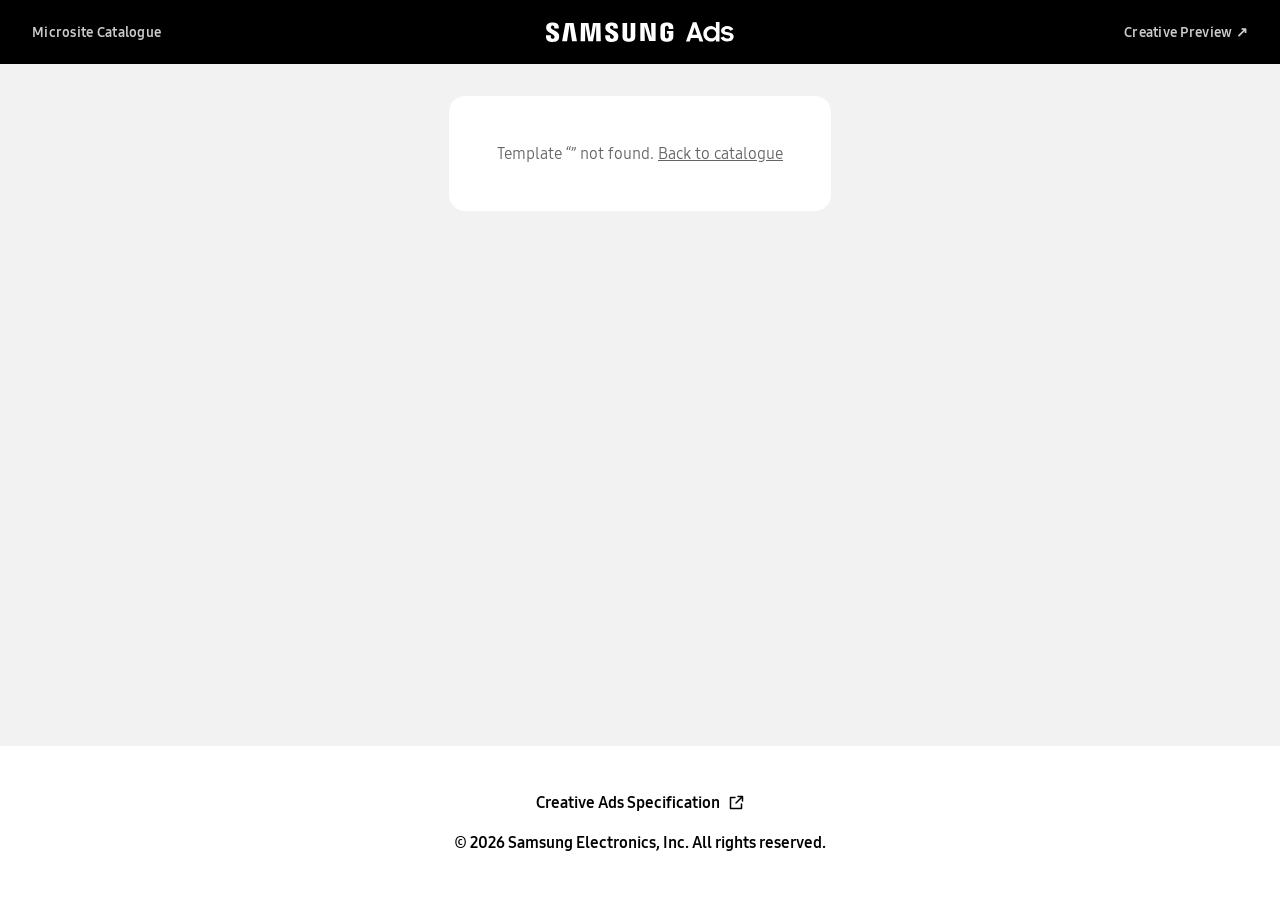
<file: microsite.html>
<!DOCTYPE html>
<html lang="en">
<head>
<meta charset="UTF-8">
<meta name="viewport" content="width=1200">
<title>Microsite — Samsung Ads</title>
<link rel="icon" href="assets/brand/favicon.ico">
<link rel="stylesheet" href="css/tokens.css?v=8">
<link rel="stylesheet" href="css/app.css?v=8">
</head>
<body>
<header id="site-header"></header>

<main class="content content-wide" id="detail">
    <nav class="breadcrumb" id="breadcrumb"></nav>

    <div class="detail-head">
        <div>
            <h1 class="h1" id="tpl-name"></h1>
            <p class="body muted lead" id="tpl-description"></p>
            <div class="row" id="tpl-features" style="margin-top:12px"></div>
        </div>
    </div>

    <div class="tabs" role="tablist" id="tabs">
        <button class="tab" role="tab" id="tab-live" aria-controls="view-live" aria-selected="true" type="button">Live preview</button>
        <button class="tab" role="tab" id="tab-mocks" aria-controls="view-mocks" aria-selected="false" type="button">Layout mocks</button>
    </div>

    <!-- Live preview: example in the TV + asset/copy editor -->
    <section id="view-live" role="tabpanel" aria-labelledby="tab-live">
        <div class="workspace">
            <div class="stage-panel panel">
                <div class="section">
                    <div class="step-title"><span class="num">1</span><h2 class="h3">Select example</h2></div>
                    <div class="toolbar">
                        <div class="row" id="example-pills"></div>
                        <div class="row">
                            <label class="switch" title="Outline every replaceable area of the template"><input type="checkbox" id="toggle-layout"> Show layout</label>
                            <button class="pill pill-sm" type="button" id="btn-reset" title="Reload the example and remove your changes"><span aria-hidden="true">↺</span> Reset</button>
                            <button class="pill pill-sm" type="button" id="btn-fullscreen" title="Fullscreen preview"><span aria-hidden="true">⤢</span> Fullscreen</button>
                        </div>
                    </div>
                    <div class="row" id="option-groups" hidden></div>
                </div>

                <div class="tv-area">
                    <div class="tv">
                        <div class="tv-screen" id="tv-screen">
                            <iframe id="preview-frame" title="Microsite preview"></iframe>
                            <div class="slot-overlay" id="slot-overlay" hidden></div>
                        </div>
                        <div class="tv-legs"><span></span><span></span></div>
                    </div>
                    <div id="remote"></div>
                </div>

                <div class="remote-hints" id="remote-hints"></div>
                <p class="small muted" style="text-align:center;margin:0">
                    Click the TV and use your keyboard arrows / Enter, or the remote. Backspace-style BACK is <b>X</b>, EXIT is <b>Insert</b>.
                </p>
            </div>

            <aside class="sidebar">
                <div class="panel section" id="assets-panel">
                    <div class="step-title"><span class="num">2</span><h2 class="h3">Upload assets</h2></div>
                    <p class="step-desc">Drag &amp; drop or click to replace. Files stay in your browser — nothing is uploaded.</p>
                    <div class="slot-list" id="image-slots"></div>
                </div>
                <div class="panel section" id="copy-panel">
                    <div class="step-title"><span class="num">3</span><h2 class="h3">Edit creative copy</h2></div>
                    <div class="slot-list" id="text-slots"></div>
                </div>
            </aside>
        </div>
    </section>

    <!-- Layout mocks: Figma frames / static screens -->
    <section id="view-mocks" role="tabpanel" aria-labelledby="tab-mocks" hidden>
        <div class="panel gallery" id="gallery"></div>
    </section>
</main>

<div class="modal" id="fullscreen-backdrop">
    <button class="modal-close" type="button" id="btn-fullscreen-close" aria-label="Close fullscreen">✕</button>
</div>

<footer id="site-footer"></footer>

<script type="module" src="js/preview.js?v=8"></script>
</body>
</html>
</file>
<file: css/tokens.css>
/* Design tokens mirrored from https://preview.samsungads.com/ (theme object
   and styled-components in its JS bundle). Keep names aligned with the
   source theme so new components can be matched against it. */

@font-face { font-family: SamsungOne; src: url(../assets/fonts/SamsungOne-400v11.woff2) format("woff2"); font-weight: 400; font-style: normal; font-display: swap; }
@font-face { font-family: SamsungOne; src: url(../assets/fonts/SamsungOne-700v11.woff2) format("woff2"); font-weight: 700; font-style: normal; font-display: swap; }
@font-face { font-family: SamsungOne; src: url(../assets/fonts/SamsungOne-800v11.woff2) format("woff2"); font-weight: 800; font-style: normal; font-display: swap; }
@font-face { font-family: SamsungSharpSans; src: url(../assets/fonts/SamsungSharpSans-500.woff2) format("woff2"); font-weight: 500; font-style: normal; font-display: swap; }
@font-face { font-family: SamsungSharpSans; src: url(../assets/fonts/SamsungSharpSans-700.woff2) format("woff2"); font-weight: 700; font-style: normal; font-display: swap; }

:root {
    --font-body: SamsungOne, "Trebuchet MS", sans-serif;
    --font-head: SamsungSharpSans, "Trebuchet MS", sans-serif;

    --black: #000000;
    --white: #ffffff;
    --gray: #cccccc;
    --gray-light: #f2f2f2;
    --gray-light-medium: #e8e8e8;
    --gray-dark: #646464;
    --blue: #1428a0;
    --blue-light: #eceef7;
    --red: #e81c11;
    --red-light: #fad2cf;
    --orange: #f36a25;
    --orange-light: #fff0da;
    --green: #469b00;
    --green-light: #daebcc;
    --pink: #d939b2;          /* TV focus highlight / remote pulse */

    --header-height: 64px;
    --footer-height: 154px;
    --content-max: 1190px;

    --radius-input: 8px;
    --radius-panel: 16px;
    --radius-tile: 24px;
    --radius-pill: 24px;
    --shadow-pop: 0 4px 12px 0 rgba(0, 0, 0, 0.25);
}
</file>
<file: css/app.css>
/* Catalogue UI. Component dimensions follow preview.samsungads.com; values
   that come from tokens.css should not be hard-coded here. Desktop only. */

*, *::before, *::after { box-sizing: border-box; }

html { font-family: var(--font-body); color: var(--black); background: var(--gray-light); }
body { margin: 0; min-width: 1200px; min-height: 100vh; display: flex; flex-direction: column; }
main { flex: 1; }
a { color: inherit; }
button, input, textarea { font: inherit; color: inherit; }
img { display: block; }

/* ===== Typography (Typography.* in the reference) ===== */
.h1 { font-family: var(--font-head); font-size: 32px; font-weight: 700; line-height: 40px; margin: 0; }
.h2 { font-family: var(--font-head); font-size: 24px; font-weight: 700; line-height: 32px; margin: 0; }
.h3 { font-family: var(--font-head); font-size: 16px; font-weight: 700; line-height: 20px; margin: 0; }
.body { font-size: 16px; line-height: 24px; }
.body-bold { font-size: 16px; font-weight: 700; line-height: 24px; }
.small { font-size: 14px; line-height: 16px; }
.caption { font-size: 12px; font-weight: 700; line-height: 14px; }
.muted { color: var(--gray-dark); }

/* ===== Header / footer ===== */
.site-header {
    height: var(--header-height);
    background: var(--black);
    color: var(--white);
    display: flex;
    align-items: center;
    justify-content: space-between;
    padding: 0 32px;
    position: sticky;
    top: 0;
    z-index: 50;
}
.site-header .logo { width: 188px; height: 20px; }
.site-header .header-side { flex: 1; display: flex; gap: 16px; align-items: center; }
.site-header .header-side:last-child { justify-content: flex-end; }
.site-header .header-title { font-size: 14px; font-weight: 700; letter-spacing: 0.28px; color: var(--gray); text-decoration: none; }
.site-header .header-title:hover { color: var(--white); }

.site-footer {
    min-height: var(--footer-height);
    background: var(--white);
    display: flex;
    flex-direction: column;
    align-items: center;
    justify-content: center;
    gap: 16px;
    padding: 32px;
    font-size: 16px;
    font-weight: 700;
    line-height: 24px;
}
.site-footer a { text-decoration: none; display: inline-flex; gap: 8px; align-items: center; }
.site-footer a:hover { text-decoration: underline; }

/* ===== Layout ===== */
.content { max-width: var(--content-max); margin: 0 auto; padding: 32px 2.5rem 64px; display: flex; flex-direction: column; gap: 32px; }
.content-wide { max-width: 1760px; }
.panel { background: var(--white); border-radius: var(--radius-panel); padding: 24px; }
.section { display: flex; flex-direction: column; gap: 16px; }
.row { display: flex; gap: 12px; flex-wrap: wrap; align-items: center; }

/* ===== Category tiles (creative-type squares) ===== */
.type-tiles { display: flex; gap: 12px; }
.type-tile {
    width: 160px;
    height: 160px;
    border: 1px solid transparent;
    border-radius: var(--radius-tile);
    background: transparent;
    display: flex;
    flex-direction: column;
    justify-content: center;
    align-items: center;
    gap: 12px;
    cursor: pointer;
    text-decoration: none;
    font-weight: 700;
}
.type-tile:hover { background: var(--gray-light-medium); }
.type-tile[aria-pressed="true"] { background: var(--white); border-color: var(--black); }
.type-tile svg { width: 56px; height: 56px; }
.type-tile .count { font-size: 12px; font-weight: 400; color: var(--gray-dark); margin-top: -8px; }

/* ===== Pills ===== */
.pill {
    height: 36px;
    padding: 8px 24px;
    border: 1px solid var(--black);
    border-radius: var(--radius-pill);
    background: var(--white);
    color: var(--black);
    display: inline-flex;
    align-items: center;
    gap: 8px;
    white-space: nowrap;
    font-size: 16px;
    font-weight: 700;
    line-height: 24px;
    cursor: pointer;
    text-decoration: none;
}
.pill:hover { background: var(--gray-light); }
.pill[aria-pressed="true"], .pill.is-active { background: var(--black); color: #f8f8f8; }
.pill:disabled { opacity: 0.5; cursor: not-allowed; }
.pill-sm { height: 28px; padding: 4px 14px; font-size: 14px; line-height: 16px; }

.btn {
    min-width: 120px;
    height: 40px;
    padding: 8px 24px;
    border: none;
    border-radius: var(--radius-pill);
    background: var(--black);
    color: var(--white);
    display: inline-flex;
    align-items: center;
    justify-content: center;
    gap: 8px;
    cursor: pointer;
    text-decoration: none;
    line-height: 24px;
}
.btn:disabled { opacity: 0.5; cursor: not-allowed; }
.btn-outline { background: transparent; color: var(--black); border: 1px solid var(--black); }
.btn-outline:hover { background: var(--gray-light); }
.btn-danger { background: transparent; color: #d32f2f; border: 1px solid #d32f2f; }
.btn-danger:hover { background: #d32f2f; color: var(--white); }

.chip { display: inline-flex; align-items: center; height: 24px; padding: 0 10px; border-radius: 12px; background: var(--gray-light); font-size: 12px; font-weight: 700; }
.chip-blue { background: var(--blue-light); color: var(--blue); }

/* ===== Catalogue cards ===== */
.card-grid { display: grid; grid-template-columns: repeat(3, 1fr); gap: 24px; }
.card {
    background: var(--white);
    border-radius: var(--radius-panel);
    overflow: hidden;
    display: flex;
    flex-direction: column;
    text-decoration: none;
    border: 1px solid transparent;
    transition: border-color 0.2s, box-shadow 0.2s;
}
.card:hover { border-color: var(--black); box-shadow: var(--shadow-pop); }
.card-media { aspect-ratio: 16 / 9; background: var(--gray-light-medium); position: relative; overflow: hidden; }
.card-media img { width: 100%; height: 100%; object-fit: cover; }
.card-media .badge { position: absolute; top: 12px; left: 12px; }
.card-body { padding: 16px 20px 20px; display: flex; flex-direction: column; gap: 8px; flex: 1; }
.card-body .chips { display: flex; flex-wrap: wrap; gap: 6px; margin-top: auto; padding-top: 8px; }
.badge { display: inline-flex; align-items: center; height: 24px; padding: 0 10px; border-radius: 12px; background: rgba(0, 0, 0, 0.72); color: var(--white); font-size: 12px; font-weight: 700; }
.empty { padding: 48px; text-align: center; color: var(--gray-dark); }

/* ===== Detail page ===== */
.breadcrumb { display: flex; gap: 8px; align-items: center; font-size: 14px; color: var(--gray-dark); }
.breadcrumb a { text-decoration: none; }
.breadcrumb a:hover { color: var(--black); text-decoration: underline; }
.detail-head { display: flex; justify-content: space-between; align-items: flex-end; gap: 24px; }
.detail-head .lead { max-width: 820px; margin: 8px 0 0; }

.workspace { display: flex; gap: 24px; align-items: flex-start; }
.sidebar { width: 400px; flex-shrink: 0; display: flex; flex-direction: column; gap: 24px; }
.stage-panel { flex: 1; min-width: 0; display: flex; flex-direction: column; gap: 16px; }

.step-title { display: flex; align-items: baseline; gap: 8px; }
.step-title .num { font-family: var(--font-head); font-weight: 700; }
.step-desc { margin: -8px 0 0; font-size: 14px; color: var(--gray-dark); }

/* tabs (underline style from the reference) */
.tabs { display: flex; border-bottom: 1px solid var(--gray); }
.tab {
    padding: 8px 20px;
    border: none;
    border-bottom: 2px solid transparent;
    margin-bottom: -1px;
    background: transparent;
    color: var(--gray-dark);
    font-size: 14px;
    line-height: 16px;
    cursor: pointer;
}
.tab:hover { color: var(--black); }
.tab[aria-selected="true"] { color: var(--black); border-bottom-color: var(--black); font-weight: 700; }

.toolbar { display: flex; justify-content: space-between; align-items: center; gap: 12px; }

/* switch (Show layout / Show focus) */
.switch { display: inline-flex; align-items: center; gap: 8px; font-size: 14px; font-weight: 700; cursor: pointer; user-select: none; }
.switch input { appearance: none; width: 36px; height: 20px; border-radius: 10px; background: var(--gray); position: relative; cursor: pointer; margin: 0; transition: background 0.2s; }
.switch input::after { content: ""; position: absolute; top: 2px; left: 2px; width: 16px; height: 16px; border-radius: 50%; background: var(--white); transition: transform 0.2s; }
.switch input:checked { background: var(--black); }
.switch input:checked::after { transform: translateX(16px); }

/* ===== TV + remote ===== */
.tv-area { display: flex; gap: 40px; align-items: flex-end; justify-content: center; }
.tv { position: relative; flex: 1; max-width: 968px; padding-bottom: 24px; }
.tv-screen {
    position: relative;
    aspect-ratio: 16 / 9;
    background: #10171a;
    border-radius: var(--radius-panel);
    overflow: hidden;
    border: 6px solid #10171a;
    box-shadow: 0 2px 0 #3a3f46, 0 10px 30px rgba(0, 0, 0, 0.18);
}
.tv-screen iframe, .tv-screen .tv-still { position: absolute; inset: 0; width: 100%; height: 100%; border: 0; display: block; background: #000; }
.tv-screen .tv-still { object-fit: contain; }
.tv-screen.is-focused { outline: 3px solid var(--pink); outline-offset: 3px; }
.tv-legs { position: absolute; bottom: 0; left: 50%; transform: translateX(-50%); display: flex; gap: 62%; width: 100%; justify-content: center; }
.tv-legs span { width: 8px; height: 24px; background: var(--gray-light-medium); border-radius: 0 0 4px 4px; }
.tv-hint { position: absolute; left: 50%; bottom: 16px; transform: translateX(-50%); background: rgba(0, 0, 0, 0.72); color: var(--white); font-size: 12px; font-weight: 700; padding: 6px 12px; border-radius: 12px; pointer-events: none; opacity: 0; transition: opacity 0.3s; }
.tv-screen:hover .tv-hint.show { opacity: 1; }

/* layout overlay ("Show layout") */
.slot-overlay { position: absolute; inset: 0; pointer-events: none; }
.slot-box { position: absolute; border: 2px dashed var(--pink); background: rgba(217, 57, 178, 0.12); border-radius: 4px; }
.slot-box span { position: absolute; top: 0; left: 0; transform: translateY(-100%); background: var(--pink); color: var(--white); font-size: 10px; font-weight: 700; line-height: 14px; padding: 1px 5px; border-radius: 3px 3px 0 0; white-space: nowrap; }
.slot-box.is-text { border-color: var(--blue); background: rgba(20, 40, 160, 0.1); }
.slot-box.is-text span { background: var(--blue); }
.slot-box.is-hot { border-style: solid; background: rgba(217, 57, 178, 0.3); }

.remote {
    width: 158px;
    height: 290px;
    flex-shrink: 0;
    border-radius: 32px;
    background: linear-gradient(180deg, #2a2a2a 0%, #111 100%);
    box-shadow: inset 0 1px 0 rgba(255, 255, 255, 0.15), 0 10px 24px rgba(0, 0, 0, 0.25);
    position: relative;
    margin-bottom: 24px;
    user-select: none;
}
.remote .mic { position: absolute; top: 22px; left: 50%; width: 6px; height: 6px; margin-left: -3px; border-radius: 50%; background: #444; }
.remote .dpad { position: absolute; top: 56px; left: 16px; width: 126px; height: 126px; border-radius: 50%; background: #1c1c1c; box-shadow: inset 0 0 0 1px #3a3a3a; }
.remote button { position: absolute; border: none; background: transparent; color: #cfcfcf; cursor: pointer; display: grid; place-items: center; padding: 0; border-radius: 50%; }
.remote button:hover { color: var(--white); background: rgba(255, 255, 255, 0.08); }
.remote button.is-pressed, .remote button:active { background: var(--pink); color: var(--white); }
.remote .k-up { top: 4px; left: 45px; width: 36px; height: 36px; }
.remote .k-down { bottom: 4px; left: 45px; width: 36px; height: 36px; }
.remote .k-left { left: 4px; top: 45px; width: 36px; height: 36px; }
.remote .k-right { right: 4px; top: 45px; width: 36px; height: 36px; }
.remote .k-ok { top: 38px; left: 38px; width: 50px; height: 50px; background: #2b2b2b; box-shadow: inset 0 0 0 1px #444; font-size: 11px; font-weight: 700; }
.remote .k-back { top: 202px; left: 22px; width: 40px; height: 40px; background: #262626; }
.remote .k-exit { top: 202px; right: 22px; width: 40px; height: 40px; background: #262626; font-size: 10px; font-weight: 700; }
.remote .brand { position: absolute; bottom: 18px; width: 100%; text-align: center; color: #666; font-size: 9px; font-weight: 700; letter-spacing: 2px; }
.remote.pulse .k-ok { animation: pulse 2s ease-out infinite; }
@keyframes pulse {
    0% { box-shadow: 0 0 0 0 rgba(217, 57, 178, 0.8); }
    50% { box-shadow: 0 0 0 0 rgba(217, 57, 178, 0.5); }
    100% { box-shadow: 0 0 0 13px rgba(217, 57, 178, 0); }
}
.remote-hints { display: flex; flex-wrap: wrap; gap: 8px; justify-content: center; }

/* ===== Upload slots ===== */
.slot-list { display: flex; flex-direction: column; gap: 12px; }
.dropzone {
    display: flex;
    align-items: center;
    gap: 12px;
    padding: 12px;
    border: 1px dashed var(--gray);
    border-radius: var(--radius-input);
    background: var(--white);
    cursor: pointer;
    transition: background 0.2s, border-color 0.2s;
    position: relative;
}
.dropzone:hover, .dropzone.is-over { background: var(--blue-light); border-color: var(--blue); }
.dropzone.has-file { border-style: solid; border-color: var(--black); }
.dropzone input[type="file"] { position: absolute; inset: 0; opacity: 0; cursor: pointer; }
.dropzone .thumb { width: 72px; height: 40px; border-radius: 4px; background: var(--gray-light) center / cover no-repeat; flex-shrink: 0; display: grid; place-items: center; color: var(--gray-dark); }
.dropzone .meta { flex: 1; min-width: 0; display: flex; flex-direction: column; gap: 2px; }
.dropzone .meta .name { font-size: 14px; font-weight: 700; line-height: 18px; }
.dropzone .meta .hint { font-size: 12px; line-height: 16px; color: var(--gray-dark); overflow: hidden; text-overflow: ellipsis; }
.dropzone .remove { position: relative; z-index: 1; width: 28px; height: 28px; border: none; border-radius: 50%; background: transparent; cursor: pointer; display: grid; place-items: center; }
.dropzone .remove:hover { background: var(--gray-light-medium); }

.field { display: flex; flex-direction: column; gap: 6px; }
.field label { font-size: 14px; font-weight: 700; line-height: 16px; display: flex; justify-content: space-between; }
.field label .count { font-weight: 400; color: var(--gray-dark); }
.input {
    height: 44px;
    padding: 8px 13px;
    border: 1px solid var(--gray);
    border-radius: var(--radius-input);
    background: var(--white);
    font-size: 16px;
    line-height: 24px;
    outline: none;
    width: 100%;
}
.input:hover { background: var(--gray-light); }
.input:focus { box-shadow: inset 0 0 0 2px var(--black); background: var(--white); }

.notice { border-radius: var(--radius-input); padding: 12px 16px; background: var(--orange-light); font-size: 14px; line-height: 20px; }
.notice-info { background: var(--blue-light); }

/* ===== Mock gallery ===== */
.gallery { display: flex; flex-direction: column; gap: 12px; }
.gallery-main { position: relative; aspect-ratio: 16 / 9; border-radius: var(--radius-panel); overflow: hidden; background: #10171a; }
.gallery-main img { width: 100%; height: 100%; object-fit: contain; }
.gallery-nav { position: absolute; top: 50%; transform: translateY(-50%); width: 44px; height: 44px; border-radius: 50%; border: none; background: rgba(0, 0, 0, 0.54); color: var(--white); cursor: pointer; display: grid; place-items: center; }
.gallery-nav:hover { background: rgba(0, 0, 0, 0.8); }
.gallery-nav.prev { left: 16px; }
.gallery-nav.next { right: 16px; }
.gallery-caption { display: flex; justify-content: space-between; align-items: center; font-size: 14px; }
.gallery-strip { display: flex; gap: 8px; overflow-x: auto; padding-bottom: 6px; }
.gallery-strip button { flex-shrink: 0; width: 128px; aspect-ratio: 16 / 9; padding: 0; border: 2px solid transparent; border-radius: 6px; overflow: hidden; cursor: pointer; background: #10171a; }
.gallery-strip button img { width: 100%; height: 100%; object-fit: cover; }
.gallery-strip button[aria-current="true"] { border-color: var(--pink); }
.gallery-strip::-webkit-scrollbar { height: 8px; }
.gallery-strip::-webkit-scrollbar-thumb { background: #e0e0e0; border-radius: 4px; }

/* ===== Fullscreen modal ===== */
.modal { position: fixed; inset: 0; background: rgba(0, 0, 0, 0.88); z-index: 100; display: none; align-items: center; justify-content: center; }
.modal.is-open { display: flex; }
.modal-frame { position: relative; width: min(94vw, calc(90vh * 16 / 9)); aspect-ratio: 16 / 9; }
.modal-frame .tv-screen { border-width: 0; border-radius: 8px; }
.modal-close { position: absolute; top: 20px; right: 24px; width: 44px; height: 44px; border-radius: 50%; border: none; background: rgba(255, 255, 255, 0.15); color: var(--white); cursor: pointer; font-size: 20px; }
.modal-close:hover { background: rgba(255, 255, 255, 0.3); }

[hidden] { display: none !important; }

/* Fullscreen keeps the same iframe (moving it would reload the microsite),
   so the screen is lifted out of the layout with fixed positioning. */
.tv-screen.is-fullscreen {
    position: fixed;
    z-index: 101;
    left: 50%;
    top: 50%;
    width: min(94vw, calc(90vh * 16 / 9));
    transform: translate(-50%, -50%);
    border-width: 0;
    border-radius: 8px;
}

#tpl-features .chip { background: var(--white); }
/* Flex children default to min-width:auto, which lets the long mock strip
   widen the whole page; clamp them to the column. */
.content > *, .gallery, .stage-panel { min-width: 0; }
#view-mocks { max-width: 1280px; width: 100%; margin: 0 auto; }

/* Template options (e.g. number of videos / app tiles) */
.option-group { display: inline-flex; align-items: center; gap: 6px; margin-right: 16px; }
.option-label { font-size: 14px; font-weight: 700; margin-right: 4px; }
.option-group .pill-sm { min-width: 36px; justify-content: center; padding: 4px 10px; }

/* Catalogue card: live microsite rendered as grey layout, scaled down. */
.card-media iframe.card-layout { position: absolute; inset: 0; width: 100%; height: 100%; border: 0; pointer-events: none; background: #646464; opacity: 0; transition: opacity .25s; }
.card-media iframe.card-layout.is-ready { opacity: 1; }
.card-media:has(iframe.card-layout) { background: #646464; }
/* Preview iframe: hidden while a Layout view is being prepared (no asset flash) */
.tv-screen iframe.is-preparing { visibility: hidden; }
.tv-screen:has(iframe.is-preparing) { background: #646464; }
</file>
